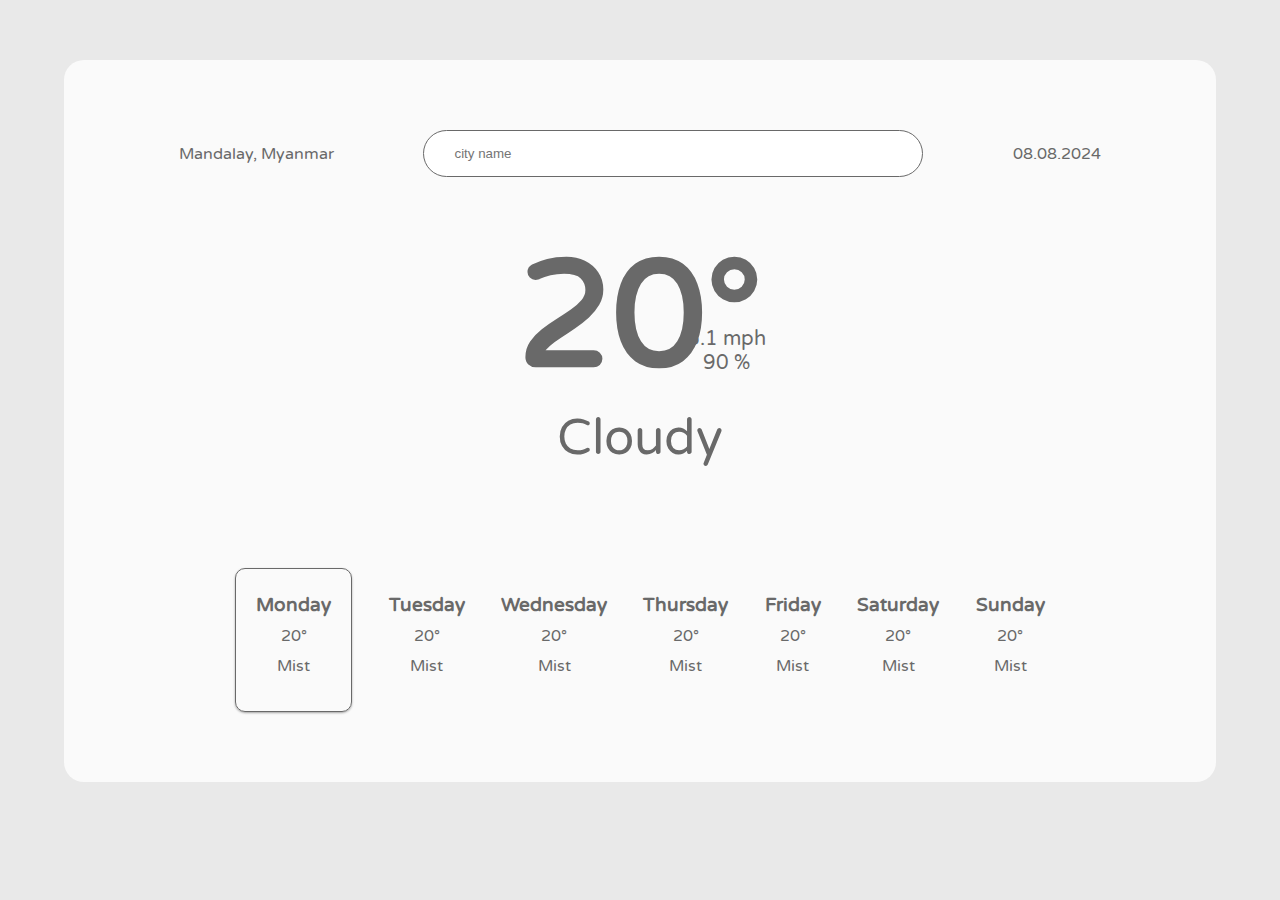
<file: weather app/index.html>
<!DOCTYPE html>
<html lang="en">
  <head>
    <meta charset="UTF-8" />
    <meta name="viewport" content="width=device-width, initial-scale=1.0" />
    <title>Weather App</title>
    <link rel="stylesheet" href="style.css" />
  </head>
  <body>
    <section id="weather_display">
      <header>
        <p>Mandalay, Myanmar</p>
        <form id="search">
          <input type="text" placeholder="city name" id="search_box" />
        </form>
        <p>08.08.2024</p>
      </header>
      <div id="today_section">
        <div id="today_temp">
          <h1>20°</h1>
          <p>Cloudy</p>
          <div id="today_air">
            <p>6.1 mph</p>
            <p>90 %</p>
          </div>
        </div>
      </div>
      <div id="five_days">
        <div class="today" id="monday">
          <h3>Monday</h3>
          <p>20°</p>
          <p>Mist</p>
        </div>
        <div class="" id="tuesday">
          <h3>Tuesday</h3>
          <p>20°</p>
          <p>Mist</p>
        </div>
        <div class="" id="wednesday">
          <h3>Wednesday</h3>
          <p>20°</p>
          <p>Mist</p>
        </div>
        <div class="" id="thursday">
          <h3>Thursday</h3>
          <p>20°</p>
          <p>Mist</p>
        </div>
        <div class="" id="friday">
          <h3>Friday</h3>
          <p>20°</p>
          <p>Mist</p>
        </div>
        <div class="" id="saturday">
          <h3>Saturday</h3>
          <p>20°</p>
          <p>Mist</p>
        </div>
        <div class="" id="sunday">
          <h3>Sunday</h3>
          <p>20°</p>
          <p>Mist</p>
        </div>
      </div>
    </section>
    <script src="app.js"></script>
  </body>
</html>
</file>
<file: weather app/style.css>
@import url("https://fonts.googleapis.com/css2?family=Roboto:ital,wght@0,100;0,300;0,400;0,500;0,700;0,900;1,100;1,300;1,400;1,500;1,700;1,900&family=Varela+Round&display=swap");

* {
  margin: 0;
  padding: 0;
  box-sizing: border-box;
}

body {
  background-color: #e9e9e9;
  font-family: "Varela Round", sans-serif;
  font-weight: 400;
  font-style: normal;
}

#weather_display {
  width: 90%;
  border-radius: 20px;
  margin: 60px auto;
  color: #696969;
  background-color: #fafafa;
  padding: 70px;
}

header {
  display: flex;
  justify-content: space-around;
  align-items: center;
  margin-bottom: 50px;
}

header input {
  width: 500px;
  padding: 15px 30px;
  border-radius: 25px;
  border: 1px solid #696969;
}

header input:focus {
  outline: none;
}

#today_section {
  width: 100%;
  position: relative;
  margin-bottom: 100px;
}

.today {
  border: 1.5px solid #696969;
  border-radius: 10px;
  box-shadow: rgba(0, 0, 0, 0.12) 0px 1px 3px, rgba(0, 0, 0, 0.24) 0px 1px 2px;
  padding: 25px 20px;
}

#today_temp h1 {
  font-size: 150px;
  text-align: center;
}

#today_temp p {
  font-size: 50px;
  text-align: center;
}

#today_air {
  position: absolute;
  right: 380px;
  top: 100px;
}

#today_air p {
  font-size: 20px;
}

#five_days {
  width: 80%;
  margin: auto;
  display: flex;
  justify-content: space-between;
  align-items: center;
  text-align: center;
}

#five_days h3,
#five_days p {
  margin-bottom: 10px;
}
</file>
